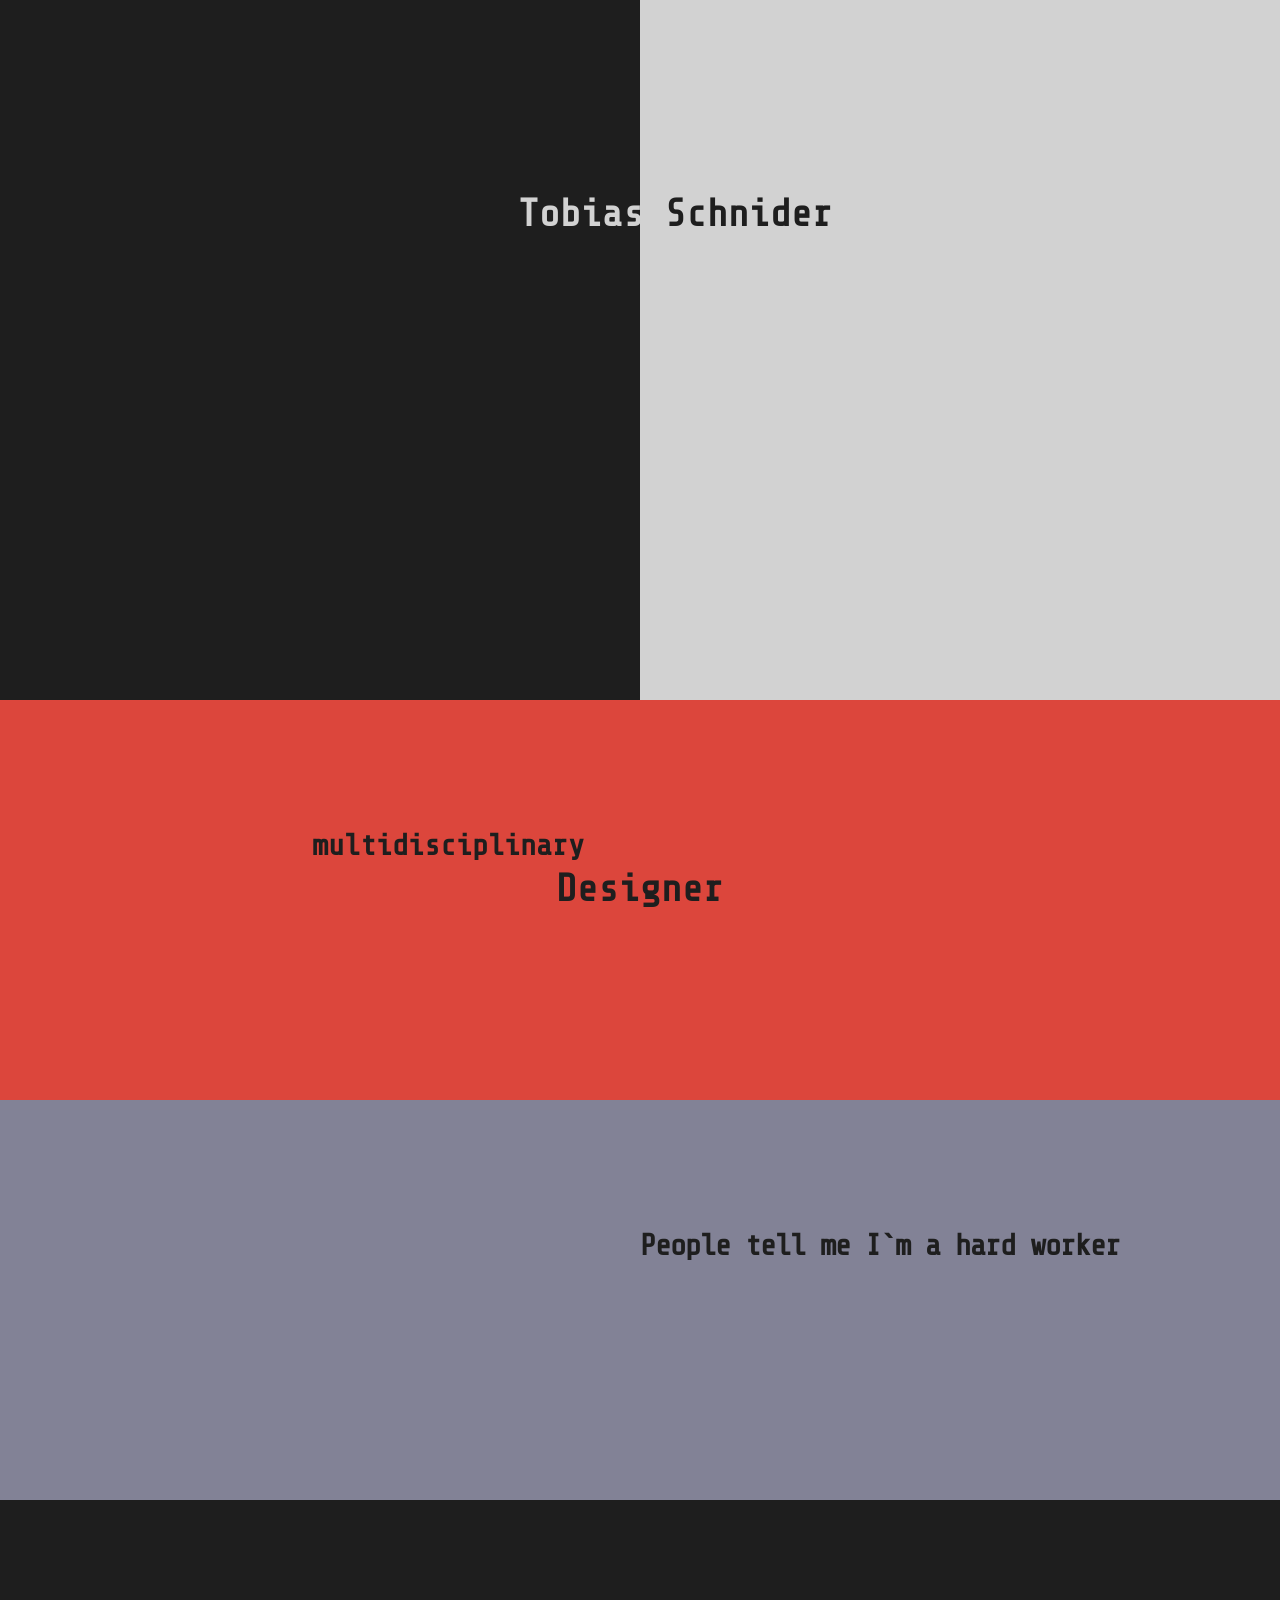
<file: index.html>
<!Doctype HTML>
<html>
  <head>
    <title>Tobias Schnider</title>

    <link href="https://fonts.googleapis.com/css?family=Share+Tech+Mono|Vollkorn" rel="stylesheet">
    <link href="./styles.css" type="text/css" rel="stylesheet">
  </head>
  <body>
    <section id="partName">
      <h1><span class="colorGrey">Tobias</span> Schnider</h1>
      <div class="backBlock"></div>
    </section>

    <section id="partDesigner" class="sectionA">
      <h2 id="rotateOne">multidisciplinary </h2><h1>Designer</h1>
    </section>

    <section id="partPeopleOne" class="sectionA">
      <h2></h2>
      <span id="appearOne"></span>
    </section>

    <section id="parrallax"></section>



    <script type="text/javascript" src="./script.js"></script>
  </body>

</html>
</file>
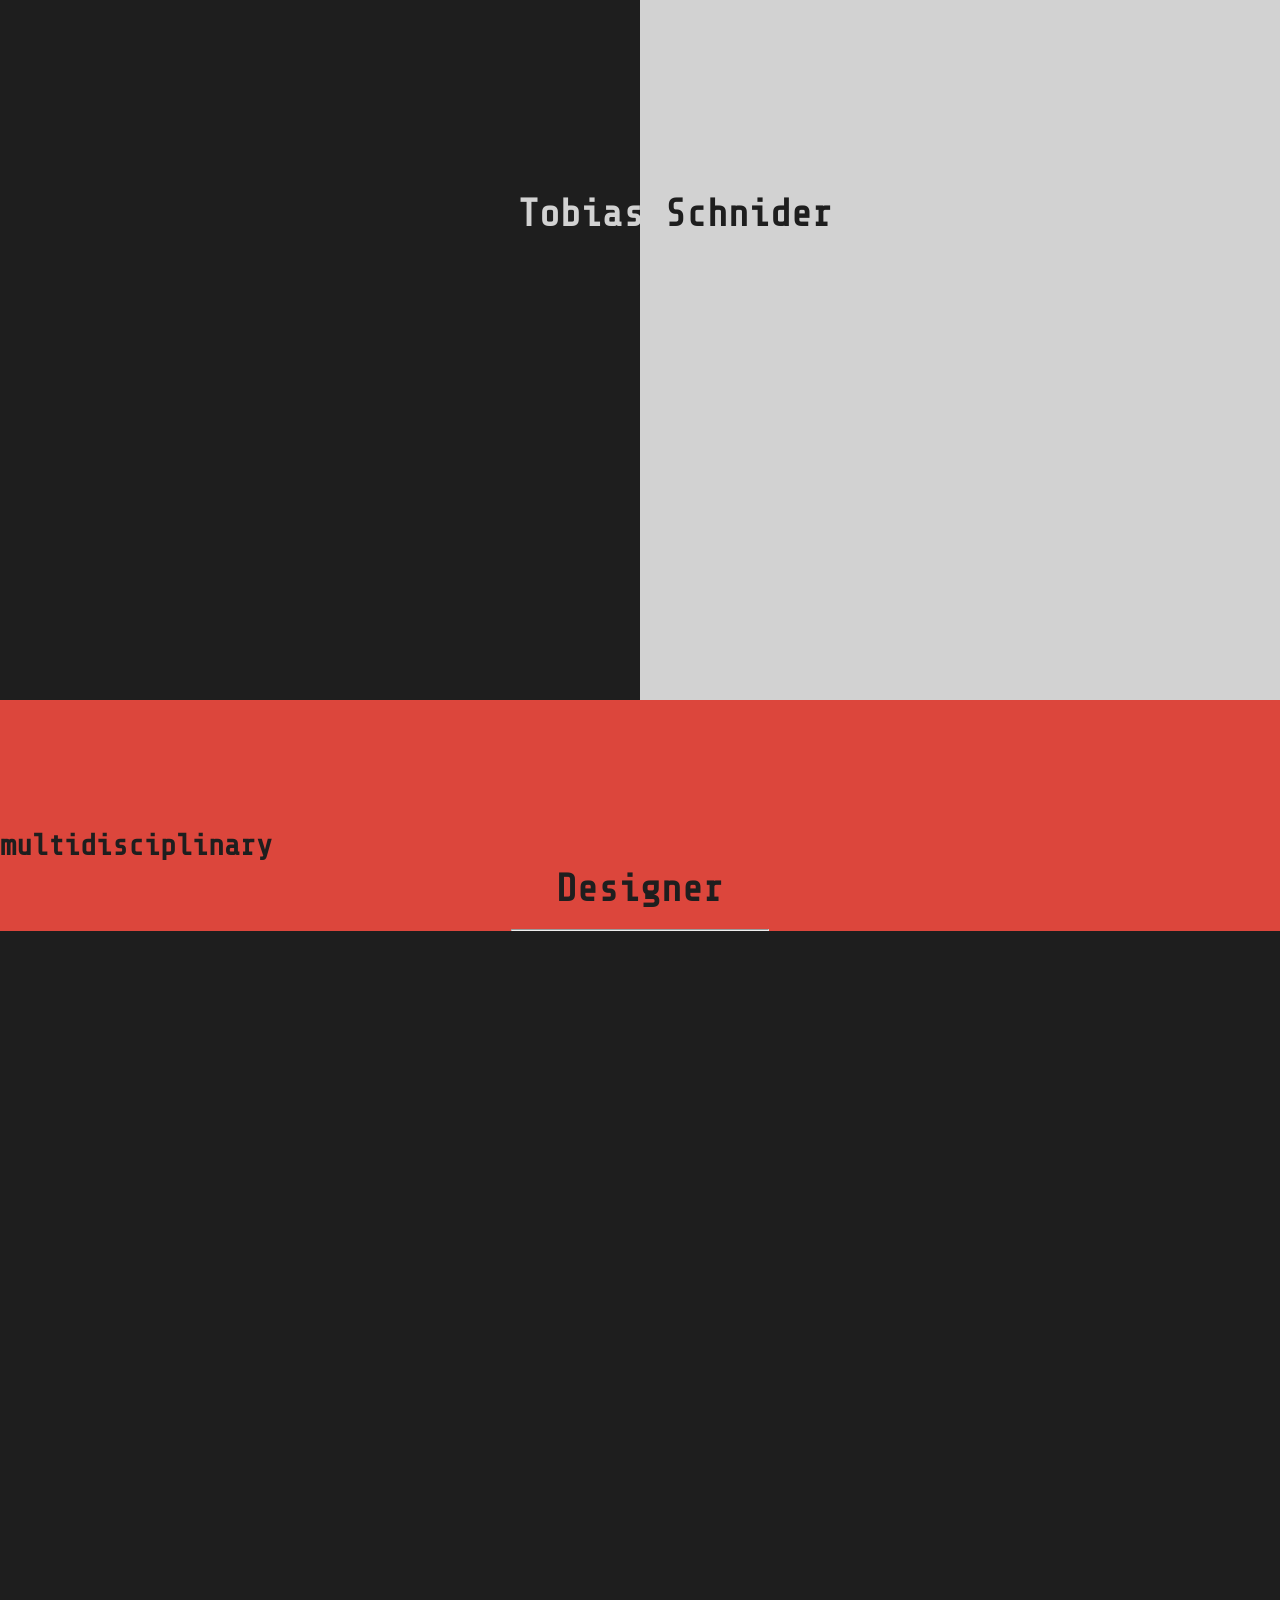
<file: Main.html>
<!Doctype HTML>
<html>
  <head>
    <title>Tobias Schnider</title>

    <link href="https://fonts.googleapis.com/css?family=Share+Tech+Mono|Vollkorn" rel="stylesheet">
    <link href="./styles.css" type="text/css" rel="stylesheet">
  </head>
  <body>
    <section id="partName">
      <h1><span class="colorGrey">Tobias</span> Schnider</h1>
      <div class="backBlock"></div>
    </section>

    <section id="partDesigner">
      <h2 id="rotateOne">multidisciplinary </h2><h1>Designer<hr id="crossLine"></h1>


    </section>

    <section id="parrallax"></section>



    <script type="text/javascript" src="./script.js"></script>
  </body>

</html>
</file>
<file: styles.css>
/* General ----------------------------------------------------------- */
html {
  background-color: rgb(30,30,30);
  color:rgb(30,30,30);
  margin:0;
  padding:0;
}
body {
  padding:0;
  margin:0;
}
/* Sections ---------------------------------------------------------- */
#partName {
  height: 700px;
  background-color: rgb(210,210,210);
  position: relative;
}
#partName h1{
  margin-top: 0px;
  padding-top: 15%;
  position: absolute;
  left:40.5%;
}
                /* Backblock --------------------------------------------------------- */
                .backBlock {
                  background-color: rgb(30,30,30);
                  width:100%;
                  height:100%;
                  position:absolute;
                  display: inline;
                  top:0;
                  z-index: 0;
                  }
#partDesigner{
  background-color: rgb(220,70,60);
}
#partDesigner h2{
  padding-top:10%;
  margin-right: 30%;
}
#partDesigner h1 {
  margin-top: 5px;
}
#crossLine {
  width: 20%;
}
#partPeopleOne {
  background-color: rgb(130,130,150);
  position: relative;
}
                #partPeopleOne h2 {
                    padding-top: 10%;
                }
                #partPeopleOne #appearOne {
                    padding-top: 0%;
                    margin-top: 0%;
                }
                #partPeopleOne .letter {
                    margin:0px;
                    padding: 0px;
                    display:inline;
                    position: absolute;
                }
/* Text -------------------------------------------------------------- */
html {
  font-family: "Vollkorn";
}
h1 {
  font-family: "Share Tech Mono";
  font-size: 38px;
  text-align: center;
  z-index: 10;
}
h2 {
  font-size: 30px;
  font-family: "Share Tech Mono";
  padding: 0px;
  margin:0px;
}
h3 {
  font-size: 14px;
  padding: 0px;
  margin:0px;
}
.colorGrey {
  color:rgb(210,210,210)
}
/* sections ---------------------------------------------------------- */
.sectionA {
    height: 400px;
    position: relative;
    text-align: center;
}
/* parrallax --------------------------------------------------------- */
#parrallax {
  height: 1900px;
}
</file>
